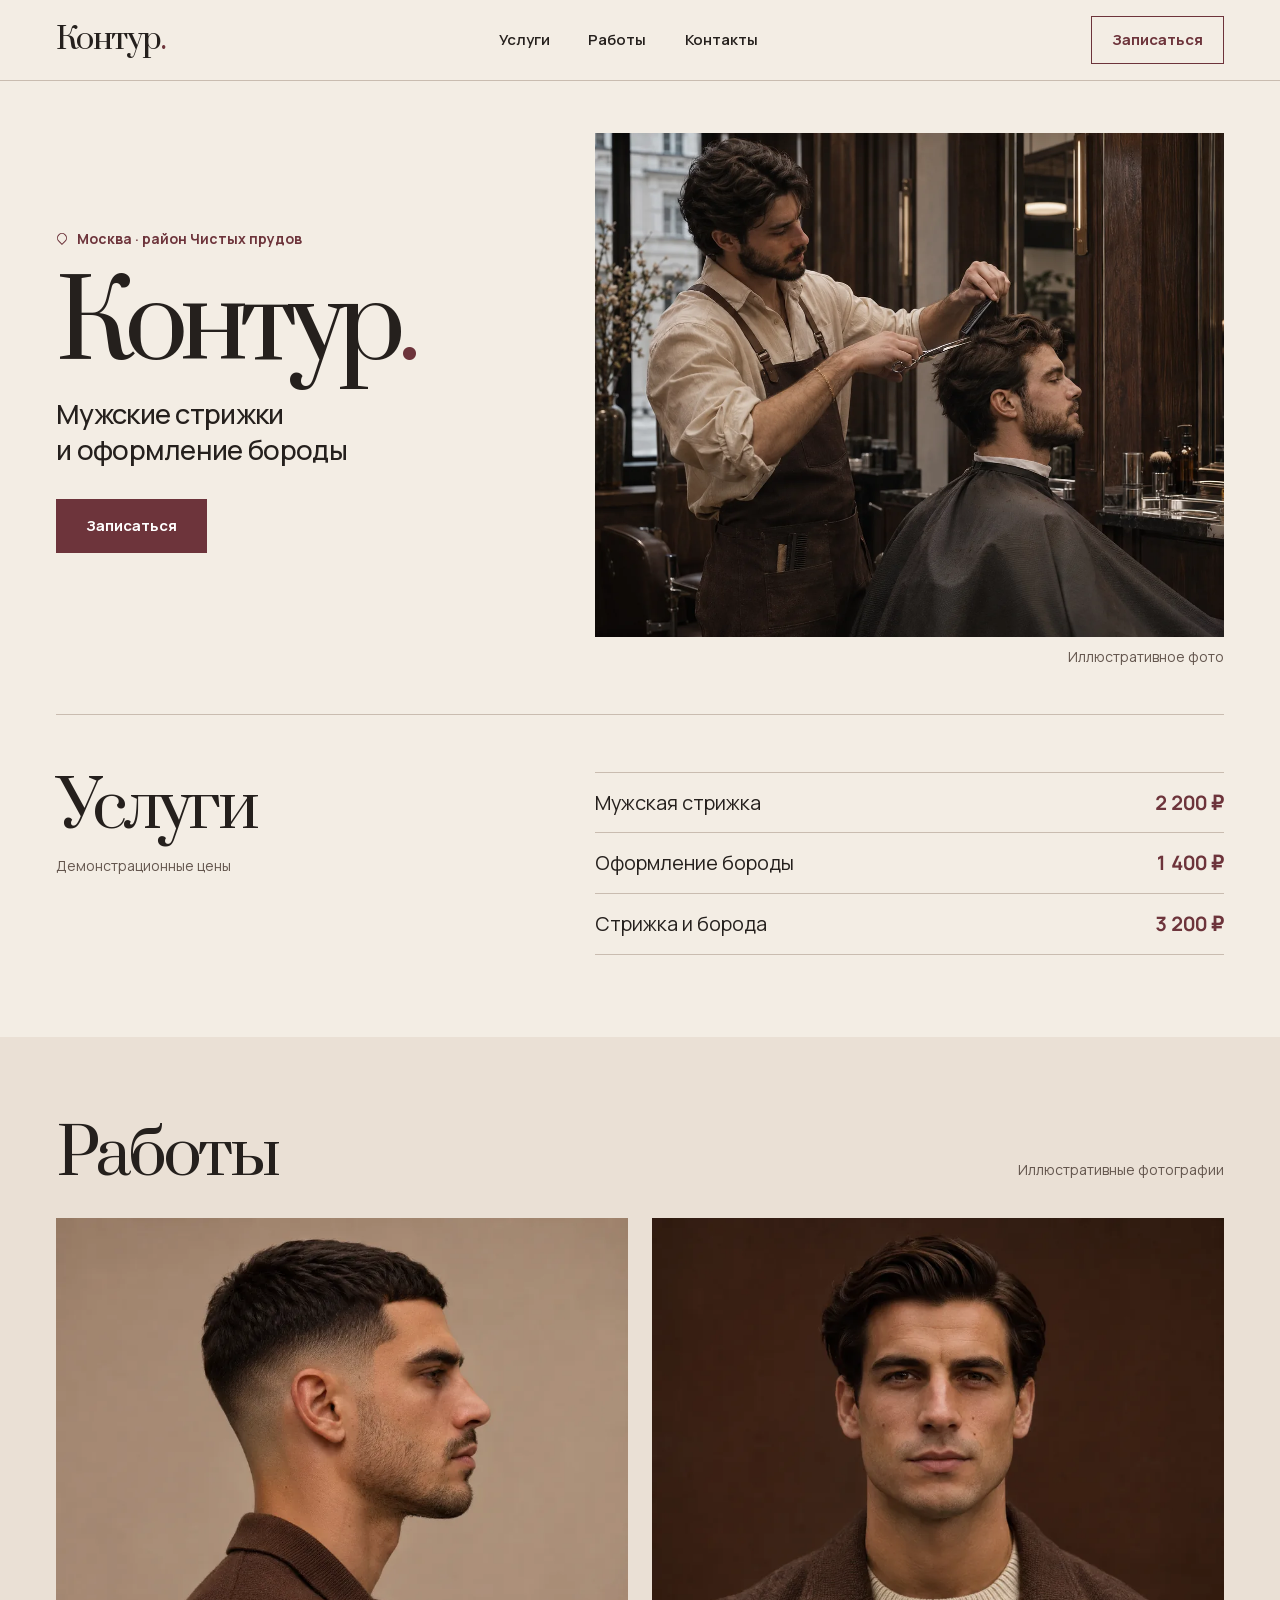
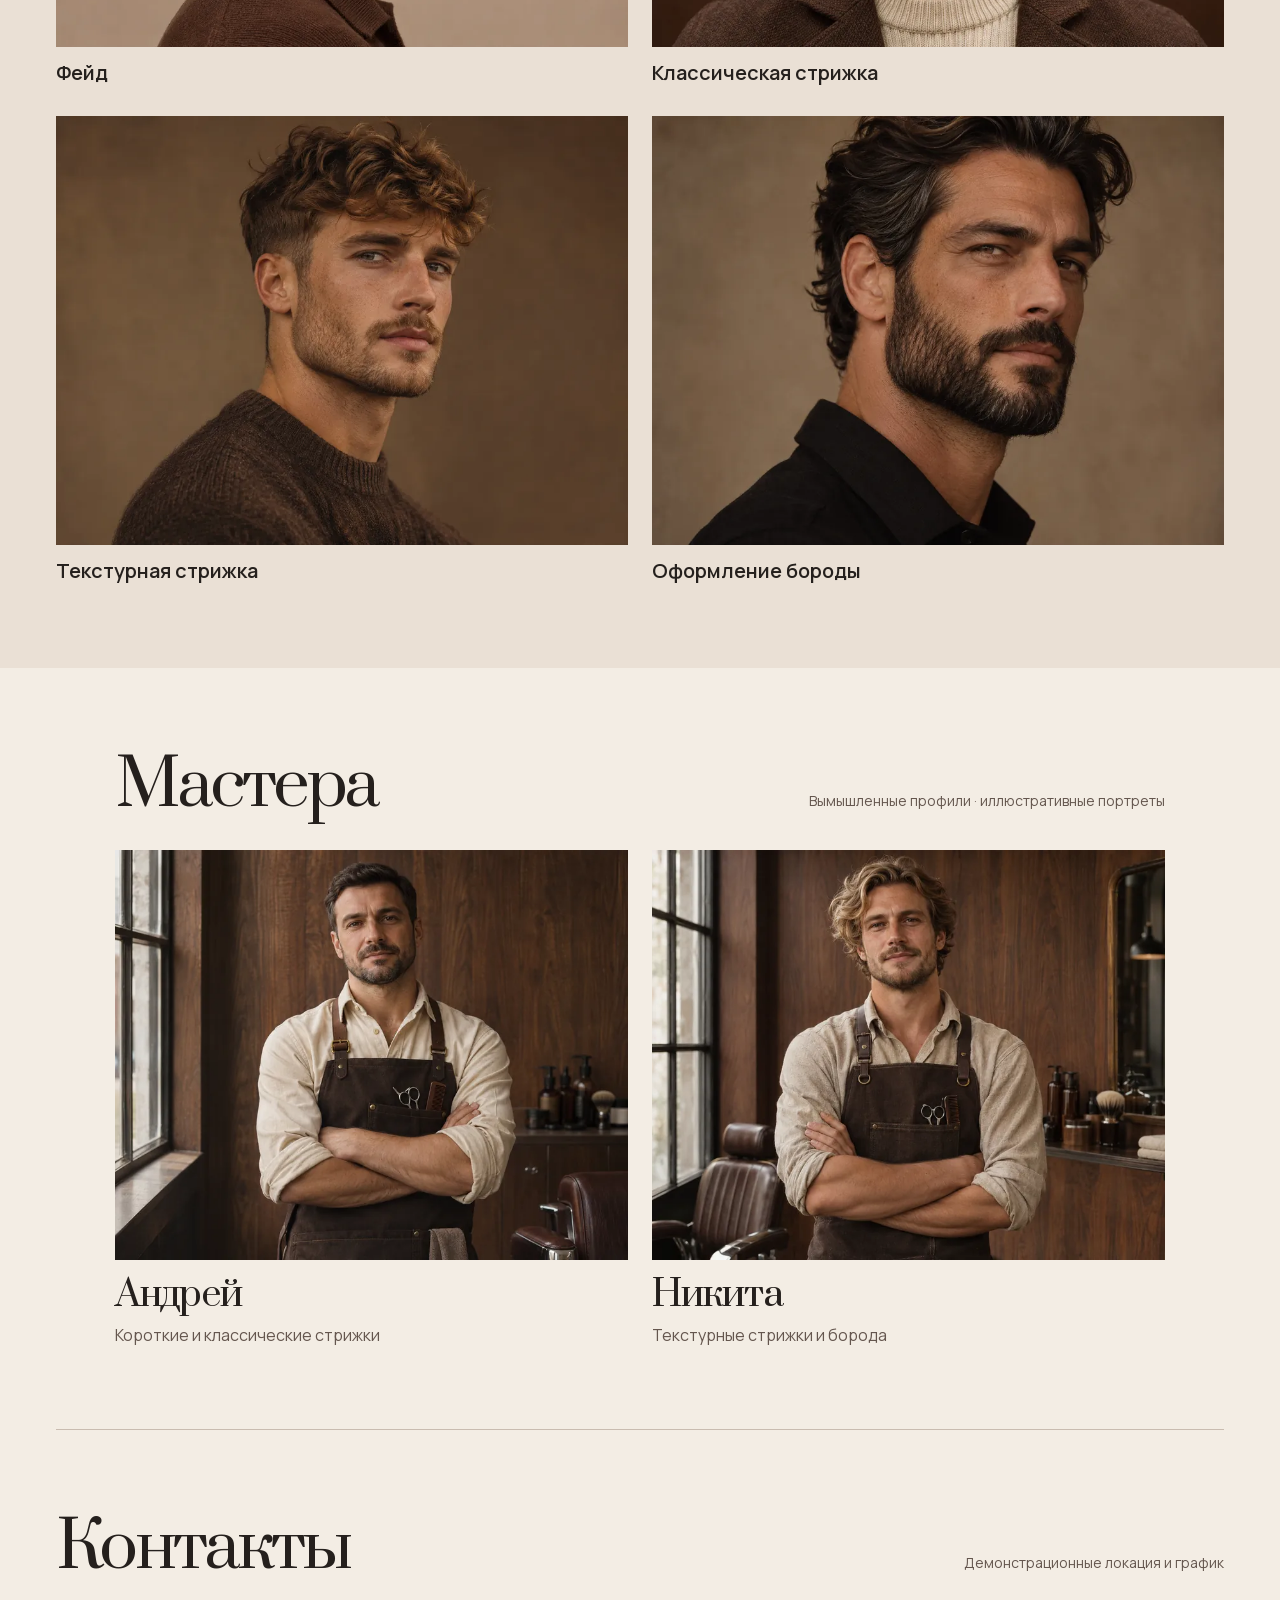
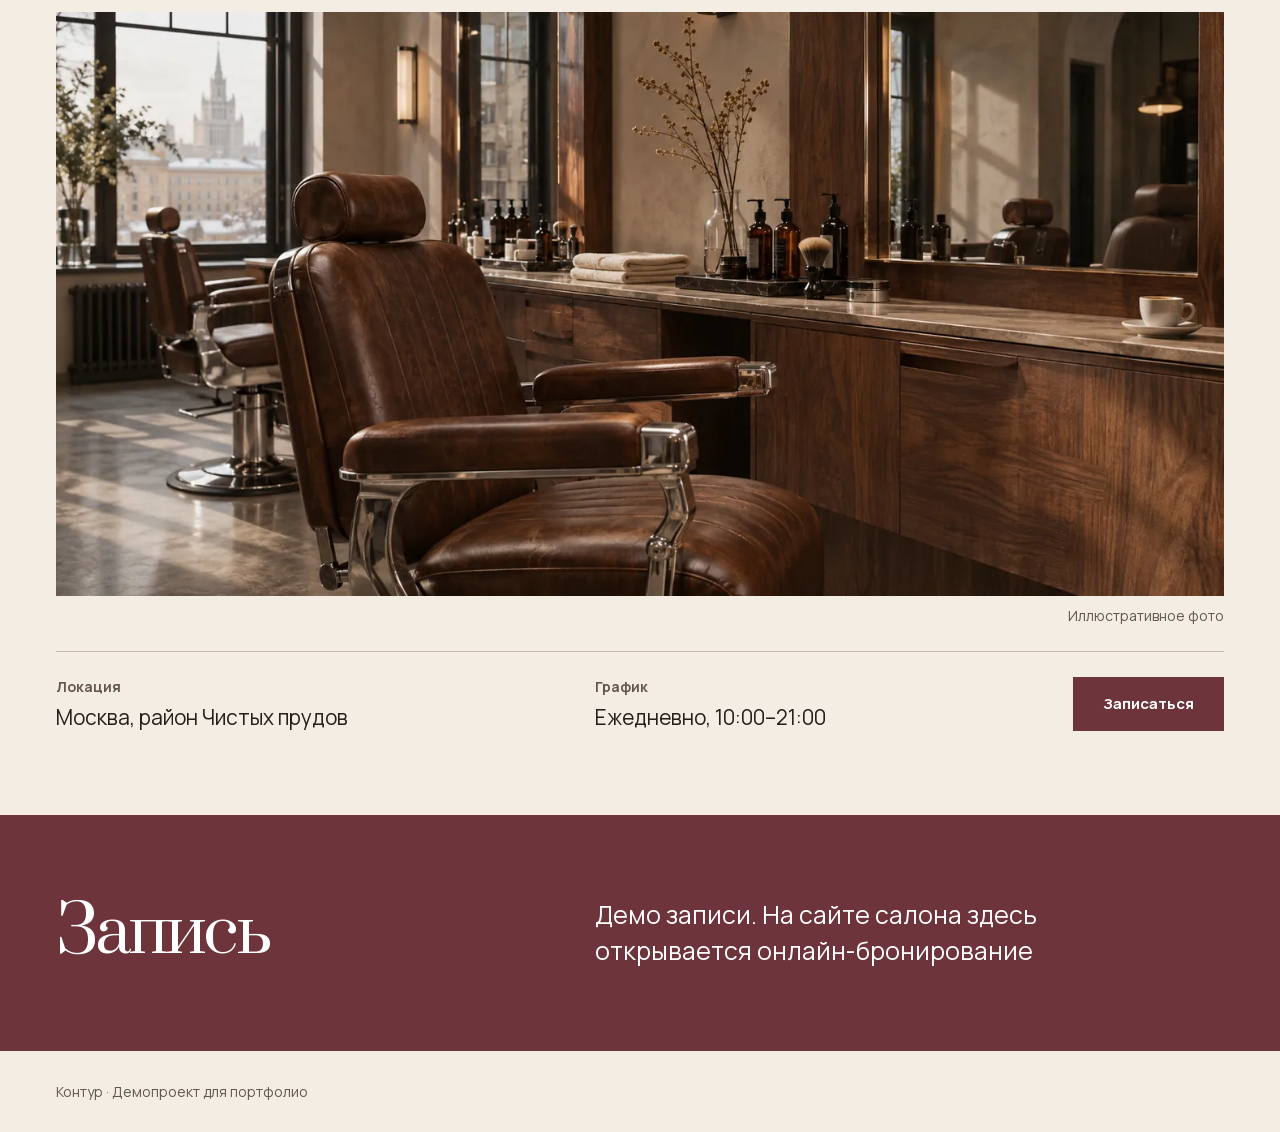
<file: docs/index.html>
<!doctype html>
<html lang="ru">
<head>
  <meta charset="utf-8">
  <meta name="viewport" content="width=device-width, initial-scale=1">
  <meta name="theme-color" content="#F3EDE4">
  <meta name="description" content="Контур — демосайт московского барбершопа. Мужские стрижки, оформление бороды, примеры работ и демо записи.">
  <title>Контур — барбершоп на Чистых прудах</title>
  <link rel="stylesheet" href="./styles.css">
  <script src="./gallery.js" defer></script>
</head>
<body id="top">
  <a class="skip" href="#main">К содержанию</a>
  <header class="site-header">
    <div class="shell header-inner">
      <a class="wordmark" href="#top" aria-label="Контур — в начало">Контур<span aria-hidden="true">.</span></a>
      <nav aria-label="Основная навигация">
        <a href="#services">Услуги</a>
        <a href="#work">Работы</a>
        <a href="#contacts">Контакты</a>
      </nav>
      <a class="button button-outline" href="#booking">Записаться</a>
    </div>
  </header>

  <main id="main" tabindex="-1">
    <section class="shell hero" aria-labelledby="hero-title">
      <div class="hero-copy">
        <p class="eyebrow"><span class="location-icon" aria-hidden="true"></span>Москва · район Чистых прудов</p>
        <h1 id="hero-title">Контур<span aria-hidden="true">.</span></h1>
        <p class="hero-description">Мужские стрижки<br>и оформление бороды</p>
        <a class="button" href="#booking">Записаться</a>
      </div>
      <figure class="hero-figure">
        <div class="photo hero-photo">
          <img src="./hero.webp" width="1250" height="1000" alt="Мастер стрижёт клиента ножницами" fetchpriority="high">
        </div>
        <figcaption class="image-note">Иллюстративное фото</figcaption>
      </figure>
    </section>

    <section class="shell section services" id="services" aria-labelledby="services-title">
      <div class="section-title">
        <h2 id="services-title">Услуги</h2>
        <p class="section-note">Демонстрационные цены</p>
      </div>
      <dl class="price-list">
        <div><dt>Мужская стрижка</dt><dd>2&nbsp;200&nbsp;₽</dd></div>
        <div><dt>Оформление бороды</dt><dd>1&nbsp;400&nbsp;₽</dd></div>
        <div><dt>Стрижка и борода</dt><dd>3&nbsp;200&nbsp;₽</dd></div>
      </dl>
    </section>

    <section class="gallery-band" id="work" aria-labelledby="work-title">
      <div class="shell section">
        <div class="section-title">
          <h2 id="work-title">Работы</h2>
          <p class="section-note">Иллюстративные фотографии</p>
        </div>
        <div class="gallery-grid">
          <figure>
            <div class="photo gallery-photo"><img src="./fade.webp" width="900" height="675" alt="Короткий фейд в профиль" loading="lazy" decoding="async"></div>
            <figcaption>Фейд</figcaption>
          </figure>
          <figure>
            <div class="photo gallery-photo"><img src="./classic.webp" width="900" height="675" alt="Классическая стрижка с боковым пробором" loading="lazy" decoding="async"></div>
            <figcaption>Классическая стрижка</figcaption>
          </figure>
          <figure>
            <div class="photo gallery-photo"><img src="./texture.webp" width="900" height="675" alt="Волнистая текстурная стрижка в три четверти" loading="lazy" decoding="async"></div>
            <figcaption>Текстурная стрижка</figcaption>
          </figure>
          <figure>
            <div class="photo gallery-photo"><img src="./beard.webp" width="900" height="675" alt="Крупный план оформленной бороды" loading="lazy" decoding="async"></div>
            <figcaption>Оформление бороды</figcaption>
          </figure>
        </div>
      </div>
    </section>
    <section class="shell section team" id="team" aria-labelledby="team-title">
      <div class="section-title">
        <h2 id="team-title">Мастера</h2>
        <p class="section-note">Вымышленные профили · иллюстративные портреты</p>
      </div>
      <div class="team-grid">
        <figure>
          <div class="photo portrait"><img src="./andrey.webp" width="800" height="640" alt="Портрет мастера Андрея" loading="lazy" decoding="async"></div>
          <figcaption><h3>Андрей</h3><p>Короткие и классические стрижки</p></figcaption>
        </figure>
        <figure>
          <div class="photo portrait"><img src="./nikita.webp" width="800" height="640" alt="Портрет мастера Никиты" loading="lazy" decoding="async"></div>
          <figcaption><h3>Никита</h3><p>Текстурные стрижки и борода</p></figcaption>
        </figure>
      </div>
    </section>

    <section class="shell section contacts" id="contacts" aria-labelledby="contacts-title">
      <div class="section-title">
        <h2 id="contacts-title">Контакты</h2>
        <p class="section-note">Демонстрационные локация и график</p>
      </div>
      <figure>
        <div class="photo interior-photo"><img src="./interior.webp" width="1440" height="720" alt="Барберское кресло у деревянного рабочего места" loading="lazy" decoding="async"></div>
        <figcaption class="image-note">Иллюстративное фото</figcaption>
      </figure>
      <div class="contact-row">
        <div><h3>Локация</h3><p>Москва, район Чистых прудов</p></div>
        <div><h3>График</h3><p>Ежедневно, 10:00–21:00</p></div>
        <a class="button" href="#booking">Записаться</a>
      </div>
    </section>

    <section class="booking section" aria-labelledby="booking">
      <div class="shell booking-inner">
        <h2 id="booking" tabindex="-1">Запись</h2>
        <p>Демо записи. На сайте салона здесь открывается онлайн-бронирование</p>
      </div>
    </section>
  </main>
  <footer class="site-footer"><div class="shell">Контур · Демопроект для портфолио</div></footer>
</body>
</html>
</file>
<file: docs/styles.css>
@font-face {
  font-family: 'Manrope';
  font-style: normal;
  font-weight: 400 800;
  font-display: swap;
  src: url(./manrope-cyrillic.woff2) format('woff2');
  unicode-range: U+0301, U+0400-045F, U+0490-0491, U+04B0-04B1, U+2116;
}

@font-face {
  font-family: 'Manrope';
  font-style: normal;
  font-weight: 400 800;
  font-display: swap;
  src: url(./manrope-latin.woff2) format('woff2');
  unicode-range: U+0000-00FF, U+0131, U+0152-0153, U+02BB-02BC, U+02C6, U+02DA, U+02DC, U+0304, U+0308, U+0329, U+2000-206F, U+20AC, U+2122, U+2191, U+2193, U+2212, U+2215, U+FEFF, U+FFFD;
}

@font-face {
  font-family: 'Prata';
  font-style: normal;
  font-weight: 400;
  font-display: swap;
  src: url(./prata-cyrillic.woff2) format('woff2');
  unicode-range: U+0301, U+0400-045F, U+0490-0491, U+04B0-04B1, U+2116;
}

@font-face {
  font-family: 'Prata';
  font-style: normal;
  font-weight: 400;
  font-display: swap;
  src: url(./prata-latin.woff2) format('woff2');
  unicode-range: U+0000-00FF, U+0131, U+0152-0153, U+02BB-02BC, U+02C6, U+02DA, U+02DC, U+0304, U+0308, U+0329, U+2000-206F, U+20AC, U+2122, U+2191, U+2193, U+2212, U+2215, U+FEFF, U+FFFD;
}

:root {
  --paper: #f3ede4;
  --ink: #25201d;
  --muted: #64564e;
  --accent: #6d343b;
  --accent-hover: #54262d;
  --line: #c9bcb0;
  --gallery: #eae0d5;
  --serif: Prata, Georgia, "Times New Roman", serif;
  --sans: Manrope, Arial, sans-serif;
  color: var(--ink);
  background: var(--paper);
  font: 100%/1.5 var(--sans);
}

* { box-sizing: border-box; }
html { scroll-behavior: smooth; }
body { margin: 0; }
h1, h2, h3, p, figure, dl, dd { margin: 0; }
a { color: inherit; text-decoration: none; }
a:focus-visible {
  outline: 2px solid var(--accent);
  outline-offset: 5px;
}
[id] { scroll-margin-top: 24px; }
.shell { width: min(calc(100% - 112px), 1280px); margin-inline: auto; }

.skip {
  position: fixed;
  top: 8px;
  left: 8px;
  z-index: 2;
  padding: 10px 16px;
  background: var(--paper);
  transform: translateY(-150%);
}
.skip:focus { transform: none; }

.site-header { border-bottom: 1px solid var(--line); }
.header-inner {
  min-height: 80px;
  display: flex;
  justify-content: space-between;
  align-items: center;
  gap: 24px;
}
.wordmark {
  font: 400 1.9rem/1.1 var(--serif);
  letter-spacing: -.055em;
  white-space: nowrap;
}
.wordmark span, h1 span { color: var(--accent); }
nav { display: flex; align-items: center; gap: clamp(22px, 3vw, 52px); }
nav a { padding-block: 10px; font-size: .9375rem; font-weight: 600; }
nav a:hover { color: var(--accent); text-decoration: underline; text-underline-offset: 5px; }

.button {
  display: inline-flex;
  align-items: center;
  justify-content: center;
  min-height: 54px;
  padding: 12px 29px;
  background: var(--accent);
  border: 1px solid var(--accent);
  color: white;
  font-size: .9375rem;
  font-weight: 700;
  white-space: nowrap;
  transition: background-color 180ms, color 180ms;
}
.button:hover { background: var(--accent-hover); }
.button-outline { background: transparent; color: var(--accent); min-height: 44px; padding-inline: 20px; }
.button-outline:hover { color: white; }

.hero {
  display: grid;
  grid-template-columns: minmax(0, .86fr) minmax(0, 1.14fr);
  gap: clamp(36px, 5vw, 80px);
  align-items: center;
  padding-block: clamp(38px, 4.1vw, 64px) clamp(28px, 3.7vw, 56px);
}
.hero-copy { padding-bottom: 20px; }
.eyebrow {
  color: var(--accent);
  display: flex;
  align-items: center;
  gap: 10px;
  font-size: .875rem;
  font-weight: 700;
}
.location-icon {
  width: 10px;
  height: 10px;
  border: 1.5px solid currentColor;
  border-radius: 50% 50% 50% 0;
  transform: rotate(-45deg);
  flex: 0 0 auto;
  margin-left: 1px;
}
h1 {
  margin-block: 24px 18px;
  font: 400 clamp(3.5rem, 8.25vw, 8rem)/1 var(--serif);
  letter-spacing: -.075em;
}
.hero-description {
  margin-bottom: 30px;
  font-size: clamp(1.125rem, 2.15vw, 1.75rem);
  line-height: 1.32;
  letter-spacing: -.025em;
  font-weight: 500;
}
.photo { overflow: hidden; background: #aa9583; }
.photo img { display: block; width: 100%; height: 100%; object-fit: cover; }
.hero-photo { aspect-ratio: 5 / 4; animation: hero-in 400ms ease-out both; }
@keyframes hero-in { from { opacity: .18; } }
.image-note { margin-top: 9px; color: var(--muted); font-size: .875rem; text-align: right; }

.section { padding-block: clamp(44px, 6.4vw, 96px); }
.section-title { display: flex; gap: 12px 24px; justify-content: space-between; align-items: baseline; margin-bottom: 28px; }
h2 { font: 400 clamp(2.5rem, 5vw, 4.875rem)/1.12 var(--serif); letter-spacing: -.057em; }
.section-note { color: var(--muted); font-size: .875rem; }
.services {
  display: grid;
  grid-template-columns: minmax(0, .86fr) minmax(0, 1.14fr);
  gap: clamp(20px, 5vw, 80px);
  border-top: 1px solid var(--line);
  padding-top: clamp(32px, 4.4vw, 64px);
}
.services .section-title { display: block; margin-bottom: 0; }
.services .section-note { margin-top: 12px; }
.price-list > div {
  display: grid;
  grid-template-columns: 1fr auto;
  align-items: baseline;
  gap: 14px;
  padding: 15px 0;
  border-top: 1px solid var(--line);
  font-size: clamp(1rem, 1.55vw, 1.3rem);
}
.price-list > div:last-child { border-bottom: 1px solid var(--line); }
.price-list dd { font-weight: 700; color: var(--accent); font-variant-numeric: tabular-nums; }

.gallery-band { background: var(--gallery); }
.gallery-grid, .team-grid { display: grid; grid-template-columns: repeat(2, minmax(0, 1fr)); gap: 28px 24px; }
.gallery-photo { aspect-ratio: 4 / 3; }
.gallery-grid figcaption { margin-top: 11px; font-size: clamp(1rem, 1.6vw, 1.25rem); font-weight: 600; }
.gallery-photo.is-revealed { animation: gallery-in 300ms ease-out both; }
@keyframes gallery-in { from { opacity: .28; } }
@media (hover: hover) and (pointer: fine) {
  .photo img { transition: transform 320ms ease; }
  .photo:hover img { transform: scale(1.035); }
}

@media (max-width: 1024px) {
  .shell { width: calc(100% - 64px); }
}
@media (max-width: 740px) {
  .shell { width: calc(100% - 40px); }
  .header-inner { min-height: 64px; }
  nav { display: none; }
  .wordmark { font-size: 1.7rem; }
  .button-outline { padding-inline: 14px; }
  .hero { grid-template-columns: 1fr; gap: 26px; padding-block: 30px 24px; }
  .hero-copy { padding: 0; }
  h1 { font-size: clamp(4rem, 13vw, 6rem); margin-block: 16px 12px; }
  .hero-description { margin-bottom: 19px; }
  .hero-photo { aspect-ratio: 7 / 5; }
  .services { grid-template-columns: 1fr; }
  .services .section-note { margin-top: 6px; }
  .section-title { flex-wrap: wrap; margin-bottom: 20px; }
  .gallery-grid, .team-grid { gap: 20px 12px; }
}
@media (max-width: 379px) {
  .gallery-grid, .team-grid { grid-template-columns: 1fr; }
}
@media (prefers-reduced-motion: reduce) {
  html { scroll-behavior: auto; }
  *, *::before, *::after { animation: none !important; transition: none !important; }
  .photo:hover img { transform: none; }
}

.team { max-width: 1050px; }
.team-grid { gap: 24px; }
.portrait { aspect-ratio: 5 / 4; }
.team-grid figcaption { padding-top: 13px; }
.team-grid h3 { font: 400 clamp(1.45rem, 3vw, 2.25rem)/1.2 var(--serif); letter-spacing: -.035em; }
.team-grid p { margin-top: 7px; color: var(--muted); }

.contacts { border-top: 1px solid var(--line); }
.interior-photo { aspect-ratio: 2 / 1; }
.contact-row {
  margin-top: 25px;
  padding-top: 24px;
  border-top: 1px solid var(--line);
  display: flex;
  flex-wrap: wrap;
  align-items: center;
  justify-content: space-between;
  gap: 20px 40px;
}
.contact-row h3 { color: var(--muted); font-size: .875rem; font-weight: 700; }
.contact-row p { margin-top: 5px; font-size: clamp(1rem, 2vw, 1.3rem); }
.booking { background: var(--accent); color: white; }
.booking-inner {
  display: grid;
  grid-template-columns: minmax(0, .86fr) minmax(0, 1.14fr);
  align-items: center;
  gap: clamp(18px, 5vw, 80px);
}
.booking p { max-width: 34ch; font-size: clamp(1.125rem, 2.2vw, 1.55rem); line-height: 1.45; }
#booking:focus-visible { outline: 2px solid white; outline-offset: 6px; }
.site-footer { padding-block: 30px; color: var(--muted); font-size: .875rem; }
@media (max-width: 740px) {
  .team-grid { gap: 20px 12px; }
  .interior-photo { aspect-ratio: 3 / 2; }
  .booking-inner { grid-template-columns: 1fr; }
}
</file>
